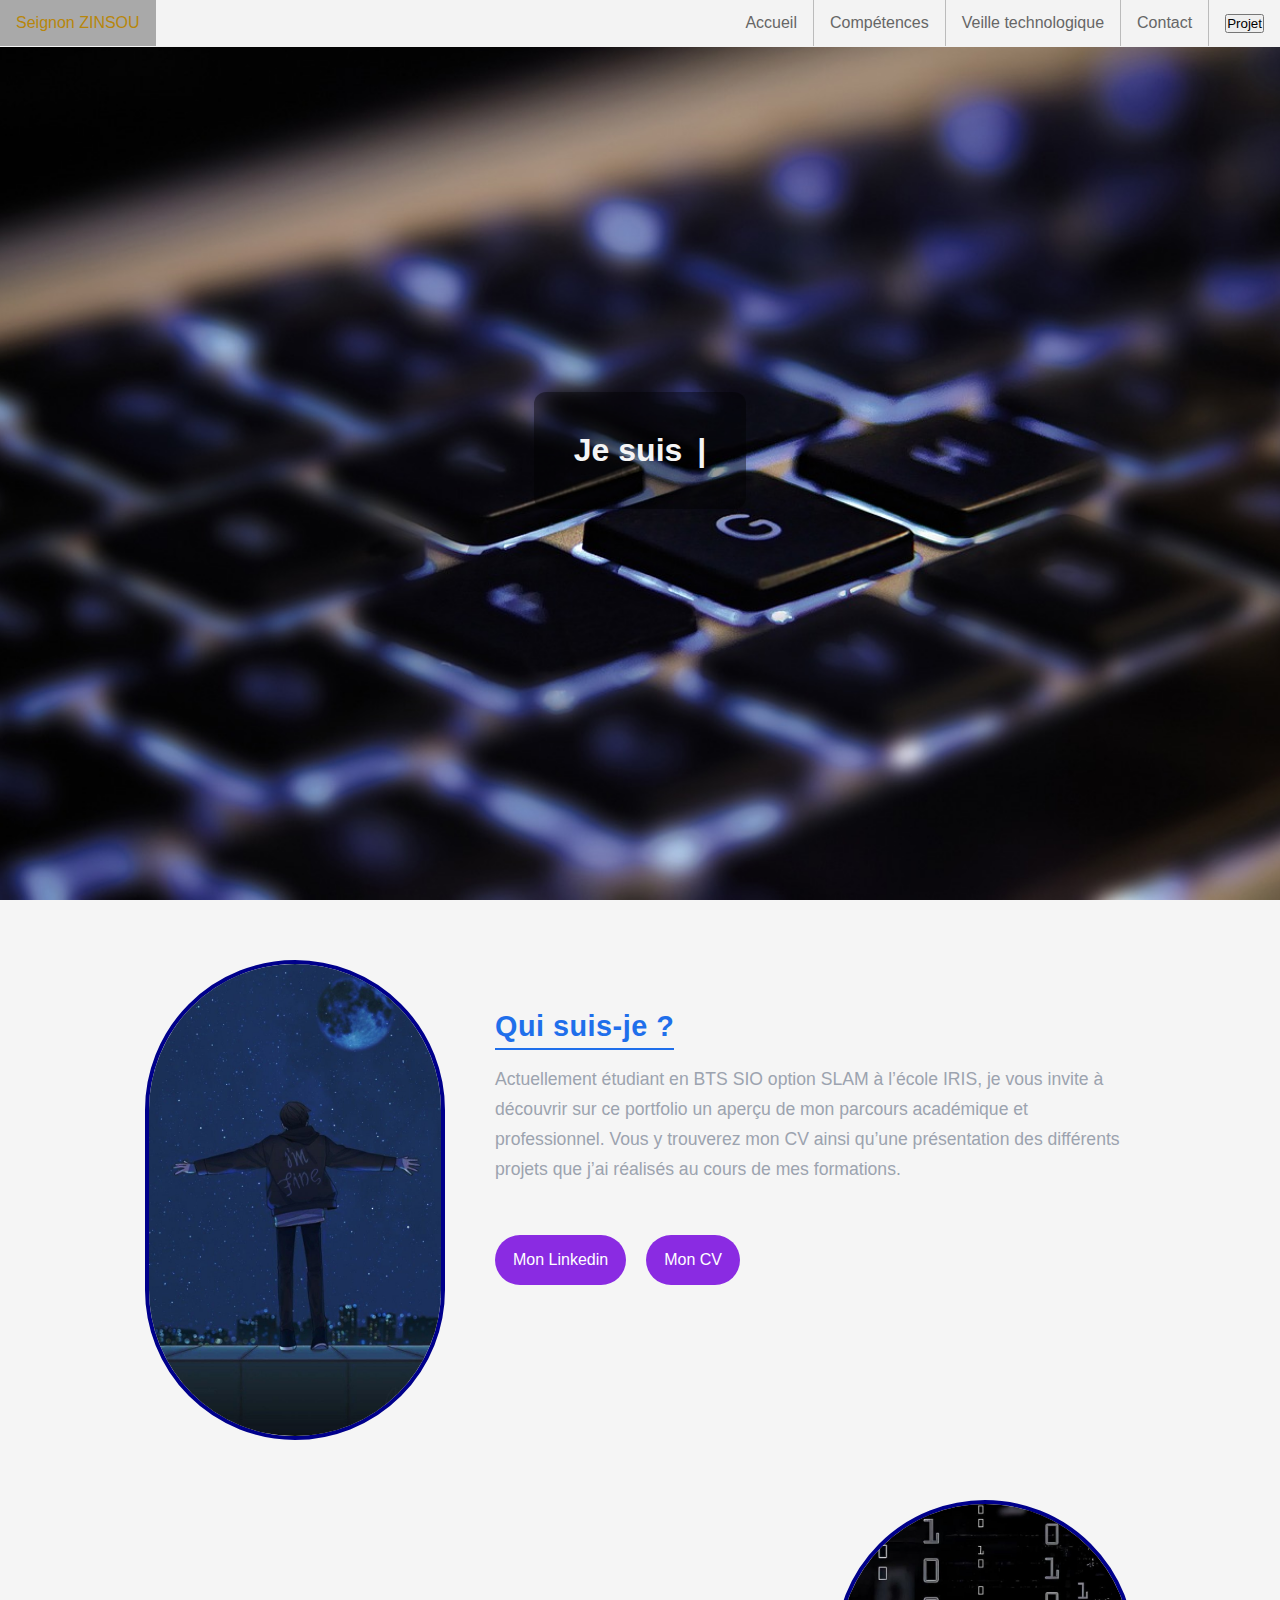
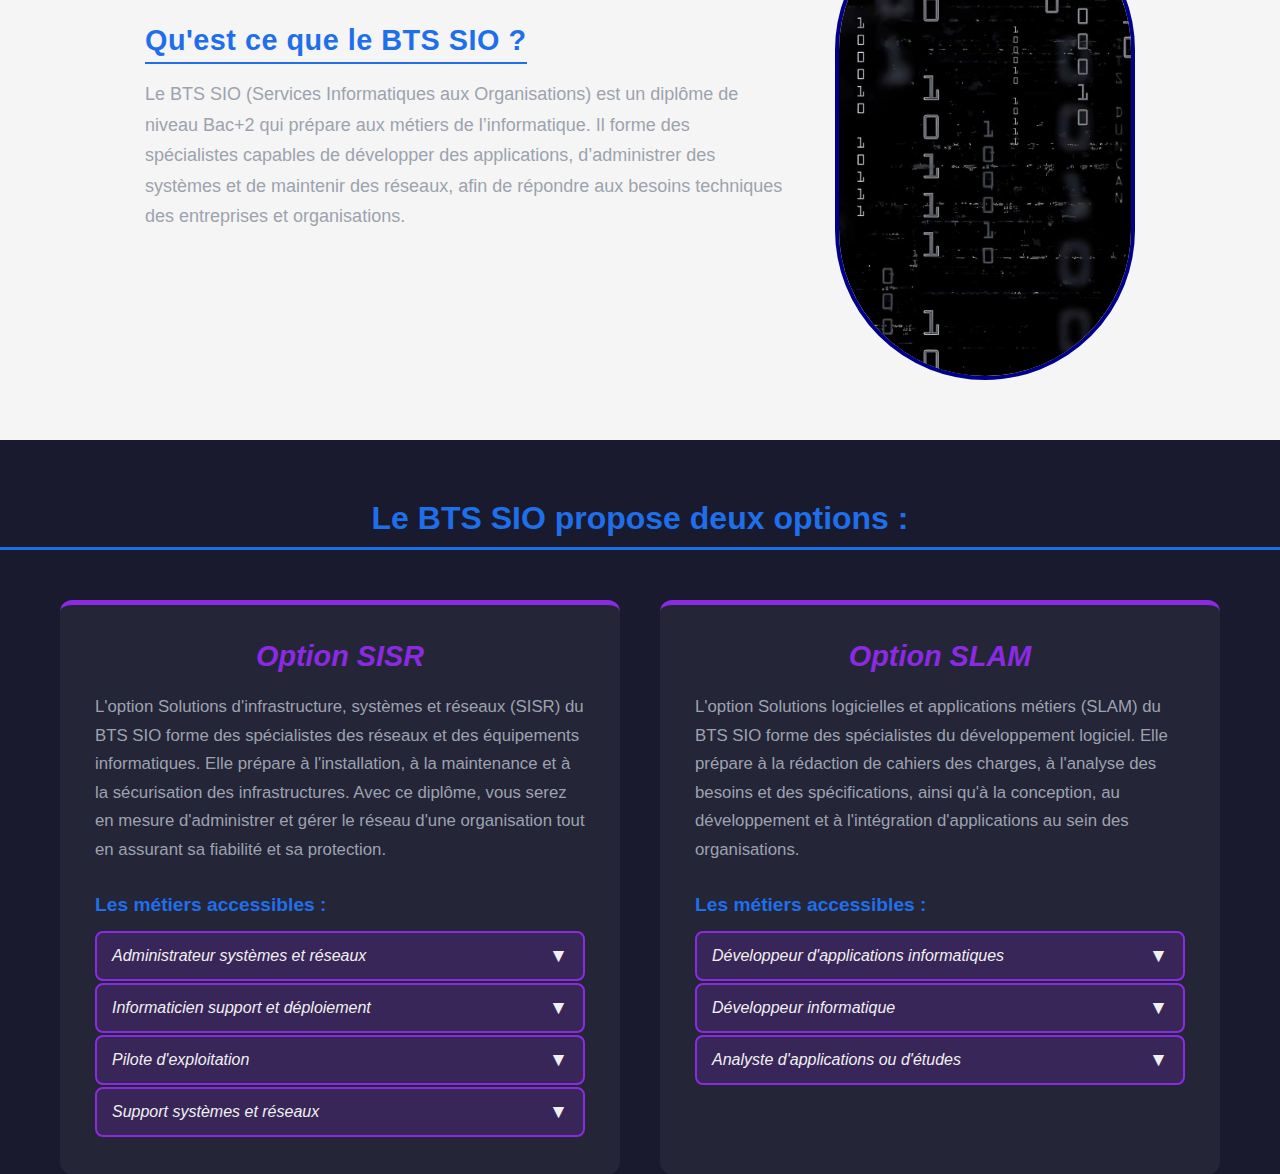
<file: index.html>
<!DOCTYPE html>
<html>
<head>
	<meta charset="utf-8">
	<meta name="viewport" content="width=device-width, initial-scale=1">
	<title>Portfolio | Seignon Z</title>
	<link rel="stylesheet" href="style.css">
	<script src="typing.js"></script>
</head>
<body class="index">
	<header class="Acceuil">
		<div>
			<a class="nom" href="">Seignon ZINSOU</a>
		</div>
		<nav class="menu">
			<a href="index.html">Accueil</a>
    		<a href="Competences.html">Compétences</a>
    		<a href="Veille_technologique.html">Veille technologique</a>
    		<a href="Contact.html">Contact</a>
    		<a href="projets.html"><button class="bouton">Projet</button></a>
		</nav>
	</header>

	<section class="intro">
	  <div class="overlay">
	    <h1 class="typing" id="typing"></h1>
	  </div>
	</section>

	<div class="presentation">
		<div class="ellipse-container">
			<img src="images/im_fine.jpg" alt="A propos">
		</div>

		<div class="about">
			<h3> Qui suis-je ?</h3>	
			<p>Actuellement étudiant en BTS SIO option SLAM à l’école IRIS, je vous invite à découvrir sur ce portfolio un aperçu de mon parcours académique et professionnel. Vous y trouverez mon CV ainsi qu’une présentation des différents projets que j’ai réalisés au cours de mes formations.</p>

			<div >
				<ul class="link">
					<li class="profil_l" ><a href="https://www.linkedin.com/in/seignon-zinsou-98aa5a32a">Mon Linkedin</a></li>
					<li><a href="">Mon CV</a></li>
				</ul>
			</div>
		</div>

	</div>


	<section>

		<div class="bts">
			<div class="about2">
				<h3>Qu'est ce que le BTS SIO ?</h3>	
				<p>Le BTS SIO (Services Informatiques aux Organisations) est un diplôme de niveau Bac+2 qui prépare aux métiers de l’informatique. Il forme des spécialistes capables de développer des applications, d’administrer des systèmes et de maintenir des réseaux, afin de répondre aux besoins techniques des entreprises et organisations.</p>
			</div>

			<div class="binaire">
				<img src="images/binaire.jpg" alt="A propos">
			</div>

		</div>

		<div class="option-separe">
			<h4 class="options-title">Le BTS SIO propose deux options :</h4>

			<div class="options-container">
			        <!-- Option SISR -->
			        <div class="option-card">
			            <h3 class="option-name">Option SISR</h3>
			            <p class="option-description">
			                L'option Solutions d'infrastructure, systèmes et réseaux (SISR) du BTS SIO forme des spécialistes des réseaux et des équipements informatiques. Elle prépare à l'installation, à la maintenance et à la sécurisation des infrastructures. Avec ce diplôme, vous serez en mesure d'administrer et gérer le réseau d'une organisation tout en assurant sa fiabilité et sa protection.
			            </p>

			            <h6 class="metiers-title">Les métiers accessibles :</h6>
			            <ul class="metiers-list">
			                <li class="metier-item">
			                    <button class="metier-button" onclick="toggleMetier(this)">
			                        <span>Administrateur systèmes et réseaux</span>
			                        <span class="arrow">▼</span>
			                    </button>
			                    <div class="metier-content">
			                        <p>L'administrateur systèmes et réseaux est responsable de la gestion, de la maintenance et de la sécurité des infrastructures informatiques. Il configure les serveurs, supervise les réseaux et assure leur bon fonctionnement au quotidien.</p>
			                    </div>
			                </li>
			                <li class="metier-item">
			                    <button class="metier-button" onclick="toggleMetier(this)">
			                        <span>Informaticien support et déploiement</span>
			                        <span class="arrow">▼</span>
			                    </button>
			                    <div class="metier-content">
			                        <p>Ce professionnel assure le support technique aux utilisateurs, installe et déploie les équipements informatiques dans l'entreprise. Il accompagne les collaborateurs dans l'utilisation des outils numériques.</p>
			                    </div>
			                </li>
			                <li class="metier-item">
			                    <button class="metier-button" onclick="toggleMetier(this)">
			                        <span>Pilote d'exploitation</span>
			                        <span class="arrow">▼</span>
			                    </button>
			                    <div class="metier-content">
			                        <p>Le pilote d'exploitation supervise les systèmes informatiques en production, surveille les incidents et coordonne les interventions techniques pour garantir la continuité de service.</p>
			                    </div>
			                </li>
			                <li class="metier-item">
			                    <button class="metier-button" onclick="toggleMetier(this)">
			                        <span>Support systèmes et réseaux</span>
			                        <span class="arrow">▼</span>
			                    </button>
			                    <div class="metier-content">
			                        <p>Le technicien support systèmes et réseaux assiste les utilisateurs en cas de problèmes techniques, diagnostique les pannes et met en place des solutions adaptées pour résoudre les dysfonctionnements.</p>
			                    </div>
			                </li>
			            </ul>
			        </div>

			        <!-- Option SLAM -->
			        <div class="option-card">
			            <h3 class="option-name">Option SLAM</h3>
			            <p class="option-description">
			                L'option Solutions logicielles et applications métiers (SLAM) du BTS SIO forme des spécialistes du développement logiciel. Elle prépare à la rédaction de cahiers des charges, à l'analyse des besoins et des spécifications, ainsi qu'à la conception, au développement et à l'intégration d'applications au sein des organisations.
			            </p>

			            <h6 class="metiers-title">Les métiers accessibles :</h6>
			            <ul class="metiers-list">
			                <li class="metier-item">
			                    <button class="metier-button" onclick="toggleMetier(this)">
			                        <span>Développeur d'applications informatiques</span>
			                        <span class="arrow">▼</span>
			                    </button>
			                    <div class="metier-content">
			                        <p>Le développeur d'applications conçoit, code et teste des logiciels adaptés aux besoins des utilisateurs. Il maîtrise plusieurs langages de programmation et travaille en équipe pour livrer des solutions fonctionnelles.</p>
			                    </div>
			                </li>
			                <li class="metier-item">
			                    <button class="metier-button" onclick="toggleMetier(this)">
			                        <span>Développeur informatique</span>
			                        <span class="arrow">▼</span>
			                    </button>
			                    <div class="metier-content">
			                        <p>Professionnel polyvalent du développement, il intervient sur différents projets logiciels, du web au mobile. Il analyse les besoins, développe les fonctionnalités et assure la maintenance des applications.</p>
			                    </div>
			                </li>
			                <li class="metier-item">
			                    <button class="metier-button" onclick="toggleMetier(this)">
			                        <span>Analyste d'applications ou d'études</span>
			                        <span class="arrow">▼</span>
			                    </button>
			                    <div class="metier-content">
			                        <p>L'analyste étudie les besoins métiers, rédige les spécifications techniques et propose des solutions logicielles adaptées. Il fait le lien entre les équipes métier et les développeurs.</p>
			                    </div>
			                </li>
			            </ul>
			        </div>
			    </div>
		</div>

	</section>


</body>
</html>
</file>
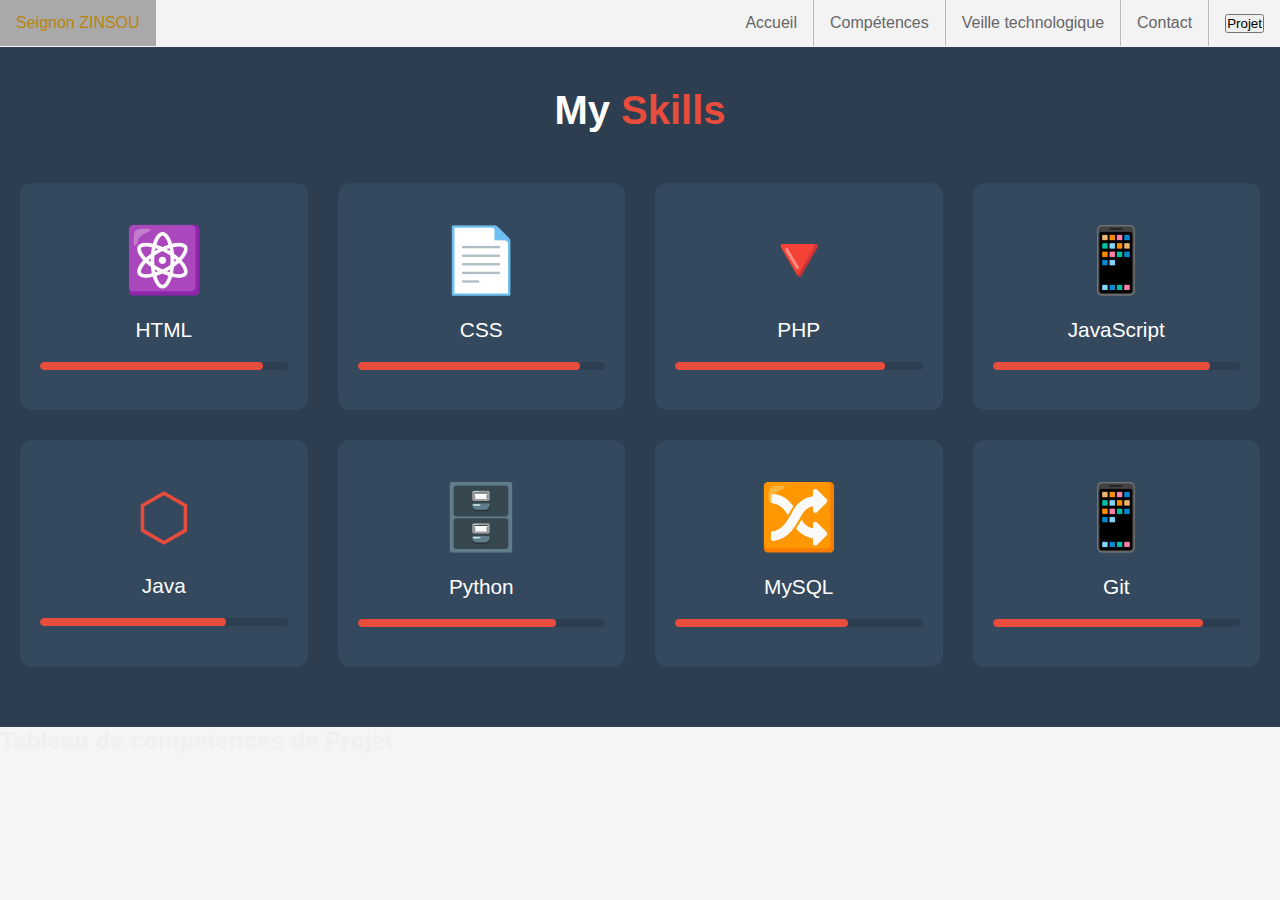
<file: Competences.html>
<!DOCTYPE html>
<html>
<head>
	<meta charset="utf-8">
	<meta name="viewport" content="width=device-width, initial-scale=1">
	<title>Portfolio | Seignon Z</title>
	<link rel="stylesheet" href="style.css">
</head>
<body>
    <header class="Acceuil">
        <div>
            <a class="nom" href="">Seignon ZINSOU</a>
        </div>
        <nav class="menu">
            <a href="index.html">Accueil</a>
            <a href="Competences.html">Compétences</a>
            <a href="Veille_technologique.html">Veille technologique</a>
            <a href="Contact.html">Contact</a>
            <a href="projets.html"><button class="bouton">Projet</button></a>
        </nav>
    </header> 
        
        <h2>My <span>Skills</span></h2>

	<section class="skills-section">
    <h2 class="skills-title">My <span>Skills</span></h2>
    
    <div class="skills-grid">
        <!-- Skill 1 - HTML -->
        <div class="skill-card">
            <div class="skill-icon">⚛️</div>
            <p class="skill-name">HTML</p>
            <div class="skill-progress">
                <div class="skill-bar html"></div>
            </div>
        </div>
        
        <!-- Skill 2 - CSS -->
        <div class="skill-card">
            <div class="skill-icon">📄</div>
            <p class="skill-name">CSS</p>
            <div class="skill-progress">
                <div class="skill-bar css"></div>
            </div>
        </div>
        
        <!-- Skill 3 - PHP -->
        <div class="skill-card">
            <div class="skill-icon">🔻</div>
            <p class="skill-name">PHP</p>
            <div class="skill-progress">
                <div class="skill-bar php"></div>
            </div>
        </div>
        
        <!-- Skill 4 - JavaScript -->
        <div class="skill-card">
            <div class="skill-icon">📱</div>
            <p class="skill-name">JavaScript</p>
            <div class="skill-progress">
                <div class="skill-bar javascript"></div>
            </div>
        </div>
        
        <!-- Skill 5 - Java -->
        <div class="skill-card">
            <div class="skill-icon">⬡</div>
            <p class="skill-name">Java</p>
            <div class="skill-progress">
                <div class="skill-bar java"></div>
            </div>
        </div>
        
        <!-- Skill 6 - Python -->
        <div class="skill-card">
            <div class="skill-icon">🗄️</div>
            <p class="skill-name">Python</p>
            <div class="skill-progress">
                <div class="skill-bar python"></div>
            </div>
        </div>
        
        <!-- Skill 7 - MySQL -->
        <div class="skill-card">
            <div class="skill-icon">🔀</div>
            <p class="skill-name">MySQL</p>
            <div class="skill-progress">
                <div class="skill-bar mysql"></div>
            </div>
        </div>
        
        <!-- Skill 8 - Git -->
        <div class="skill-card">
            <div class="skill-icon">📱</div>
            <p class="skill-name">Git</p>
            <div class="skill-progress">
                <div class="skill-bar git"></div>
            </div>
        </div>
    </div>
</section>
    <div>
        <h2>Tableau de competences de Projet</h2>

    </div>
    
</body>
</html>
</file>
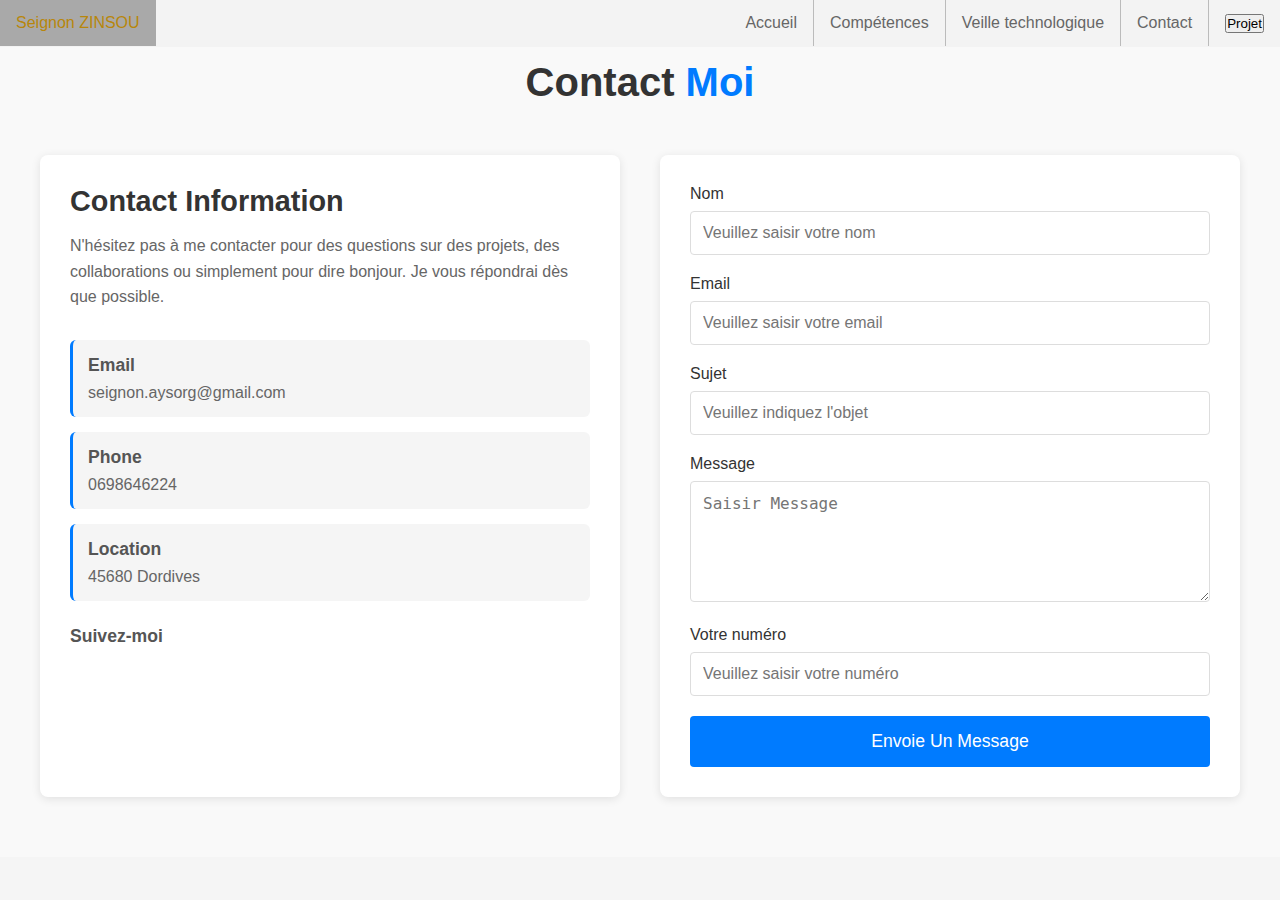
<file: Contact.html>
<!DOCTYPE html>
<html>
<head>
	<meta charset="utf-8">
	<meta name="viewport" content="width=device-width, initial-scale=1">
	<title>Portfolio | Seignon Z</title>
	<link rel="stylesheet" href="style.css">
</head>
<body>
	<header class="Acceuil">
		<div>
			<a class="nom" href="">Seignon ZINSOU</a>
		</div>
		<nav class="menu">
			<a href="index.html">Accueil</a>
    		<a href="Competences.html">Compétences</a>
    		<a href="Veille_technologique.html">Veille technologique</a>
    		<a href="Contact.html">Contact</a>
    		<a href="projets.html"><button class="bouton">Projet</button></a>
		</nav>
	</header>
	<section class="contact-section">
    <div class="contact-container">
        <h2 class="contact-title">Contact <span>Moi</span></h2> 
        <div class="contact-grid">
            <div class="contact-info">
                <h3 class="contact-info-title">Contact Information</h3>
                <p class="contact-info-description">
                    N'hésitez pas à me contacter pour des questions sur des projets, des collaborations ou simplement pour dire bonjour. Je vous répondrai dès que possible.
                </p>
                
                <div class="contact-list">
                    <div class="contact-item">
                        <h4>Email</h4>
                        <p>seignon.aysorg@gmail.com</p>
                    </div>
                    
                    <div class="contact-item">
                        <h4>Phone</h4>
                        <p>0698646224</p>
                    </div>
                    
                    <div class="contact-item">
                        <h4>Location</h4>
                        <p>45680 Dordives</p>
                    </div>
                </div>
                
                <div class="social-section">
                    <h4>Suivez-moi</h4>
                </div>
            </div>
            
            <div>
                <form class="contact-form">
                    <div class="form-group">
                        <label class="form-label">Nom</label>
                        <input class="form-input" type="text" name="name" placeholder="Veuillez saisir votre nom">
                    </div>
                    
                    <div class="form-group">
                        <label class="form-label">Email</label>
                        <input class="form-input" type="email" name="email" placeholder="Veuillez saisir votre email">
                    </div>
                    
                    <div class="form-group">
                        <label class="form-label">Sujet</label>
                        <input class="form-input" type="text" name="subject" placeholder="Veuillez indiquez l'objet">
                    </div>
                    
                    <div class="form-group">
                        <label class="form-label">Message</label>
                        <textarea class="form-textarea" rows="5" placeholder="Saisir Message"></textarea>
                    </div>
                    
                    <div class="form-group">
                        <label class="form-label">Votre numéro</label>
                        <input class="form-input" type="text" name="phone" placeholder="Veuillez saisir votre numéro">
                    </div>
                    
                    <button class="btn-submit" type="submit">
                        Envoie Un Message
                    </button>
                </form>
            </div>
        </div>
    </div>
</section>
	<!--
	<center>
		<table>
			<tr>
				<td>Votre Nom</td>
				<td>
					<input type="texte" name="Nom" placeholder="veuillez saisir votre nom !">
				</td>
			</tr>
		 	
		 	<tr>
		 		<td>Votre prénom</td>
		 		<td>
		 			<input type="texte" name="prenom" placeholder="veuillez saisir votre prenom">
		 		</td>
		 	</tr>

		 	<tr>
		 		<td>Votre contact</td>
		 		<td>
		 			<input type="texte" name="numero" placeholder="veuillez saisir votre numero">
		 		</td>
		 	</tr>

		 	<tr>
		 		<td>Votre message</td>
		 		<td>
		 			<input type="textearea" name="message" placeholder="Zone de texte">
		 		</td>
		 	</tr>

		 	<tr>
		 		<td>
		 			<input type="reset" name="annuler" value="Annuler">
		 		</td>
		 		<td>
		 			<input type="submit" name="valider" value="Valider">
		 		</td>
		 	</tr>
	 	</table>
 	</center>
 	-->

</body>
</html>
</file>
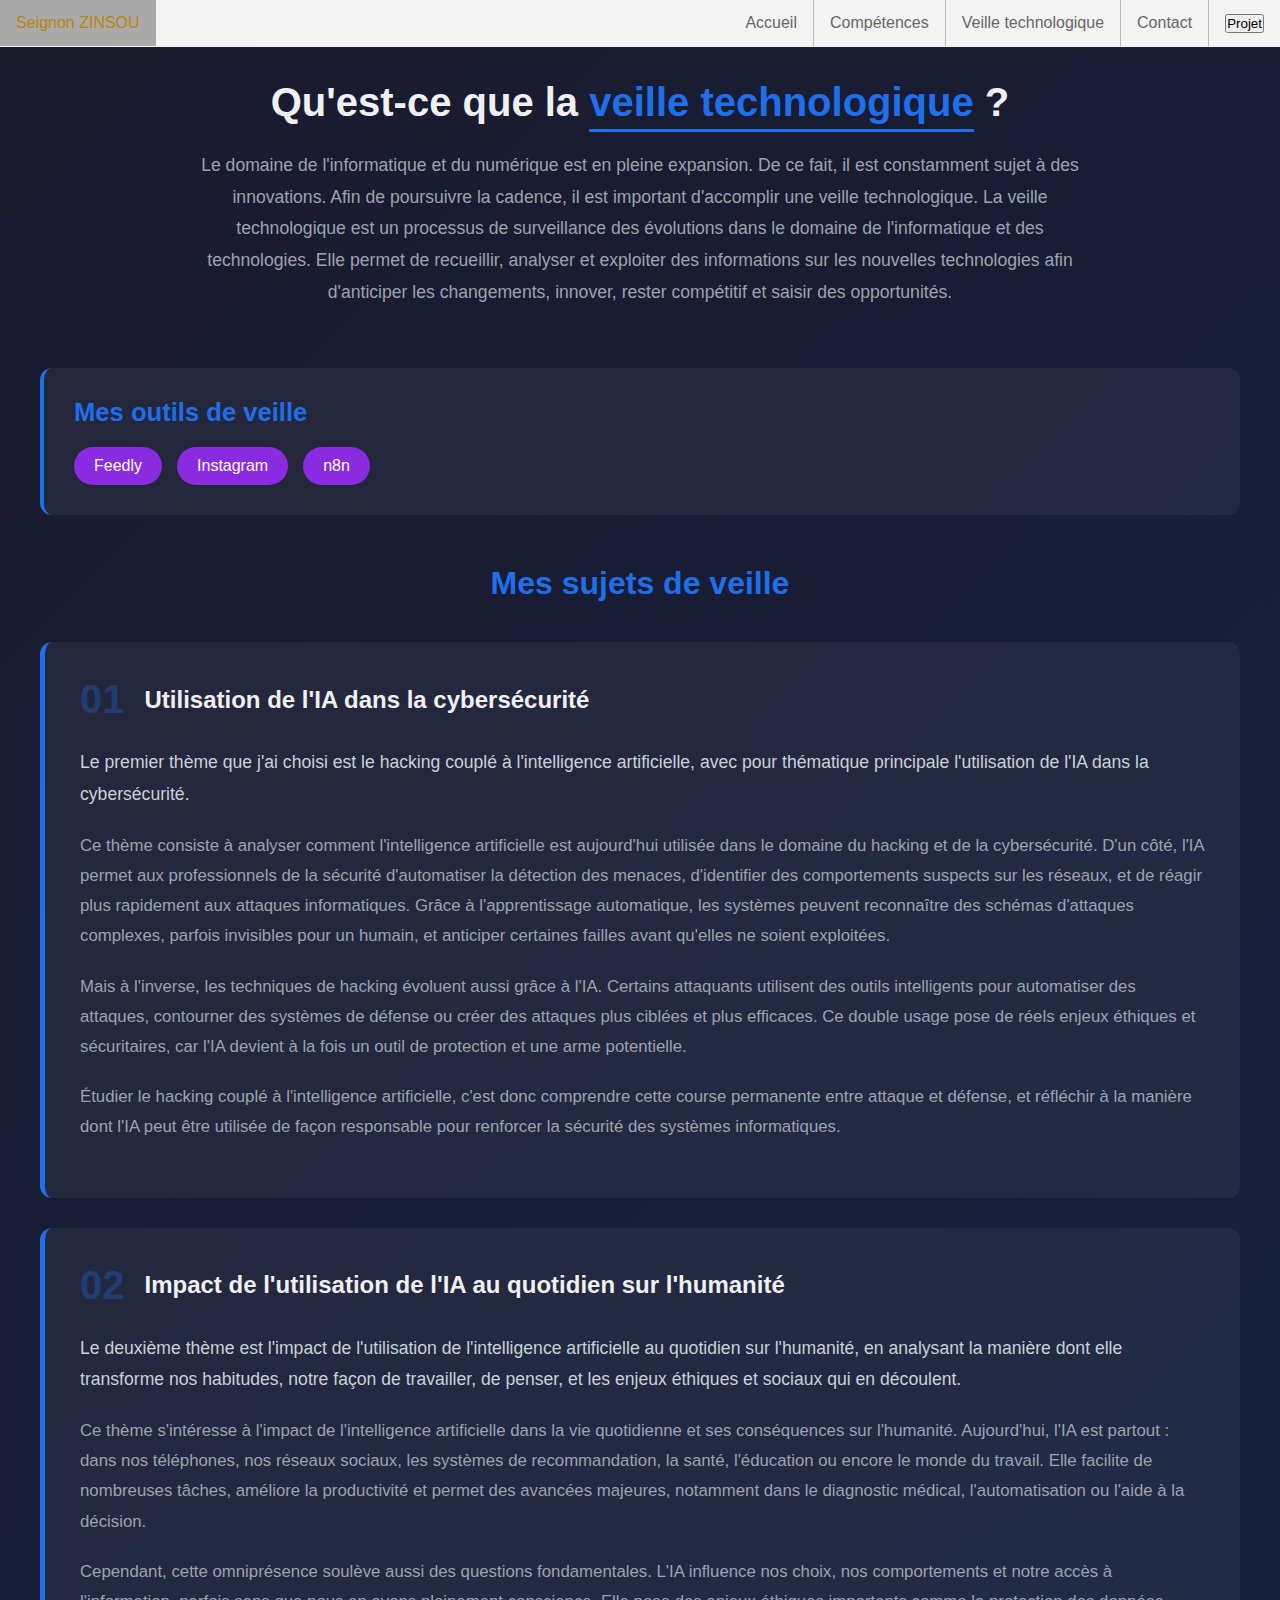
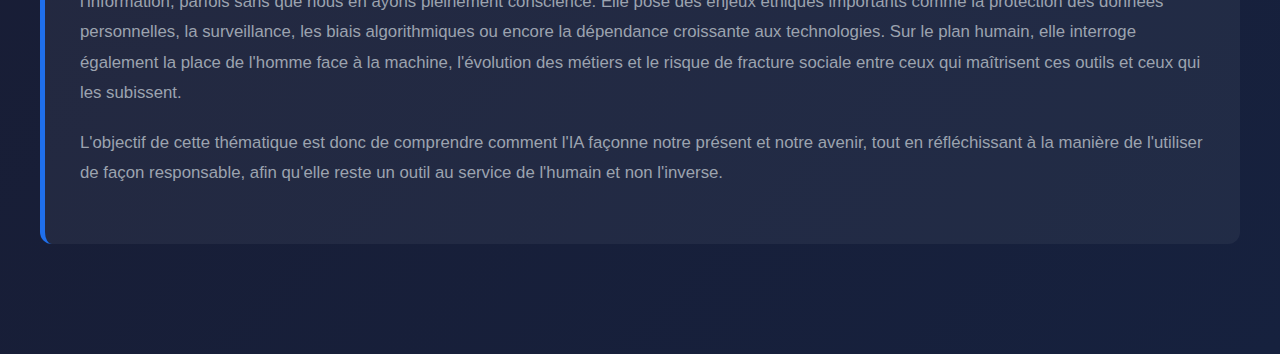
<file: Veille_technologique.html>
<!DOCTYPE html>
<html>
<head>
	<meta charset="utf-8">
	<meta name="viewport" content="width=device-width, initial-scale=1">
	<title>Portfolio | Seignon Z</title>
	<link rel="stylesheet" href="style.css">
</head>
<body>
    <header class="Acceuil">
        <div>
            <a class="nom" href="">Seignon ZINSOU</a>
        </div>
        <nav class="menu">
            <a href="index.html">Accueil</a>
            <a href="Competences.html">Compétences</a>
            <a href="Veille_technologique.html">Veille technologique</a>
            <a href="Contact.html">Contact</a>
            <a href="projets.html"><button class="bouton">Projet</button></a>
        </nav>
    </header> 

	<section class="veille-section">
		    <div class="veille-container">
		        <!-- Introduction -->
		        <div class="veille-intro">
		            <h2 class="veille-title">Qu'est-ce que la <span>veille technologique</span> ?</h2>
		            <p class="veille-description">
		                Le domaine de l'informatique et du numérique est en pleine expansion. De ce fait, il est constamment sujet à des innovations. Afin de poursuivre la cadence, il est important d'accomplir une veille technologique. La veille technologique est un processus de surveillance des évolutions dans le domaine de l'informatique et des technologies. Elle permet de recueillir, analyser et exploiter des informations sur les nouvelles technologies afin d'anticiper les changements, innover, rester compétitif et saisir des opportunités.
		            </p>
		        </div>

		        <!-- Outils de veille -->
		        <div class="veille-tools">
		            <h3 class="section-subtitle">Mes outils de veille</h3>
		            <div class="tools-list">
		                <span class="tool-badge">Feedly</span>
		                <span class="tool-badge">Instagram</span>
		                <span class="tool-badge">n8n</span>
		            </div>
		        </div>

		        <!-- Sujets de veille -->
		        <div class="veille-topics">
		            <h3 class="section-subtitle">Mes sujets de veille</h3>

		            <!-- Sujet 1 : IA et Cybersécurité -->
		            <div class="topic-card">
		                <div class="topic-header">
		                    <span class="topic-number">01</span>
		                    <h4 class="topic-title">Utilisation de l'IA dans la cybersécurité</h4>
		                </div>
		                <div class="topic-content">
		                    <p class="topic-intro">
		                        Le premier thème que j'ai choisi est le hacking couplé à l'intelligence artificielle, avec pour thématique principale l'utilisation de l'IA dans la cybersécurité.
		                    </p>
		                    <p>
		                        Ce thème consiste à analyser comment l'intelligence artificielle est aujourd'hui utilisée dans le domaine du hacking et de la cybersécurité. D'un côté, l'IA permet aux professionnels de la sécurité d'automatiser la détection des menaces, d'identifier des comportements suspects sur les réseaux, et de réagir plus rapidement aux attaques informatiques. Grâce à l'apprentissage automatique, les systèmes peuvent reconnaître des schémas d'attaques complexes, parfois invisibles pour un humain, et anticiper certaines failles avant qu'elles ne soient exploitées.
		                    </p>
		                    <p>
		                        Mais à l'inverse, les techniques de hacking évoluent aussi grâce à l'IA. Certains attaquants utilisent des outils intelligents pour automatiser des attaques, contourner des systèmes de défense ou créer des attaques plus ciblées et plus efficaces. Ce double usage pose de réels enjeux éthiques et sécuritaires, car l'IA devient à la fois un outil de protection et une arme potentielle.
		                    </p>
		                    <p>
		                        Étudier le hacking couplé à l'intelligence artificielle, c'est donc comprendre cette course permanente entre attaque et défense, et réfléchir à la manière dont l'IA peut être utilisée de façon responsable pour renforcer la sécurité des systèmes informatiques.
		                    </p>
		                </div>
		            </div>

		            <!-- Sujet 2 : Impact de l'IA -->
		            <div class="topic-card">
		                <div class="topic-header">
		                    <span class="topic-number">02</span>
		                    <h4 class="topic-title">Impact de l'utilisation de l'IA au quotidien sur l'humanité</h4>
		                </div>
		                <div class="topic-content">
		                    <p class="topic-intro">
		                        Le deuxième thème est l'impact de l'utilisation de l'intelligence artificielle au quotidien sur l'humanité, en analysant la manière dont elle transforme nos habitudes, notre façon de travailler, de penser, et les enjeux éthiques et sociaux qui en découlent.
		                    </p>
		                    <p>
		                        Ce thème s'intéresse à l'impact de l'intelligence artificielle dans la vie quotidienne et ses conséquences sur l'humanité. Aujourd'hui, l'IA est partout : dans nos téléphones, nos réseaux sociaux, les systèmes de recommandation, la santé, l'éducation ou encore le monde du travail. Elle facilite de nombreuses tâches, améliore la productivité et permet des avancées majeures, notamment dans le diagnostic médical, l'automatisation ou l'aide à la décision.
		                    </p>
		                    <p>
		                        Cependant, cette omniprésence soulève aussi des questions fondamentales. L'IA influence nos choix, nos comportements et notre accès à l'information, parfois sans que nous en ayons pleinement conscience. Elle pose des enjeux éthiques importants comme la protection des données personnelles, la surveillance, les biais algorithmiques ou encore la dépendance croissante aux technologies. Sur le plan humain, elle interroge également la place de l'homme face à la machine, l'évolution des métiers et le risque de fracture sociale entre ceux qui maîtrisent ces outils et ceux qui les subissent.
		                    </p>
		                    <p>
		                        L'objectif de cette thématique est donc de comprendre comment l'IA façonne notre présent et notre avenir, tout en réfléchissant à la manière de l'utiliser de façon responsable, afin qu'elle reste un outil au service de l'humain et non l'inverse.
		                    </p>
		                </div>
		            </div>
		        </div>
		    </div>
		</section>	
 	
</body>
</html>
</file>
<file: style.css>
/* Barre de navigation */
	.Acceuil {
		list-style-type: none;
		margin: 0;
		padding: 0;
		overflow: hidden;
		background-color: #f3f3f3;
		position: fixed;
  		top: 0;
 		width: 100%;
 		z-index: 1000;     /* très haut pour passer au-dessus */
	}

	nav a {
		float: left;
		display: block;
		padding: 14px 16px; /* Ajoutez un peu de rembourrage entre chaque élément <a>*/
		text-decoration: none; /*Supprime le sous-texte des liens*/
		color: #666666;
	  	text-align: center;
	  	border-right: 1px solid #bbbbbb;

	}

	nav a:hover {
		background-color: #dddddd;
	}

	nav a.active {
  		background-color: #04AA6D;
	}

	nav a:last-child {
  		border-right: none;
	}

	.menu {
		float: right;
		margin-left: auto;
	}

	div a.nom {
    	text-decoration: none;
    	padding: 14px 16px;
    	float: left;
    	color: blueviolet;
	}


	.nom:hover{
		background-color: darkgray;
		color: darkgoldenrod;
	}


	/*body page 1*/
	.intro {
		background-image: url("images/tec.jpg");
		background-size: cover;       /* L’image couvre tout l’écran */
		background-position: center;  /* Centrée */
		background-repeat: no-repeat; /* Pas de répétition */
		height: 100vh;                /* Hauteur = 100% de la fenêtre */
	  
		display: flex;
		justify-content: center;
		align-items: center;
		padding: 60px;
		color: #f5f5f5;
		min-height: 100vh;     /* hauteur écran */
 		align-items: center;      /* centre verticalement */
  		text-align: center;       /* centre le texte */
	}


	.overlay {
		background: rgba(0,0,0,0.4); /* voile sombre pour contraste */
		padding: 40px;
		border-radius: 12px;
	}

	/*saisis de texte */ 
	.typing::after {
		content: "|";
		margin-left: 6px;
		animation: blink 1s infinite;
	}

	@keyframes blink {
		0%, 50%, 100% { opacity: 1; }
		25%, 75% { opacity: 0; }
	}

	.highlight {
		color: #38bdf8;
	}

	.typing {
		transition: opacity 0.8s;
	}


		/* Section Présentation */
.presentation {
  display: flex;
  align-items: flex-start;
  justify-content: center;
  gap: 50px;
  margin: 60px auto;
  max-width: 1100px;
  padding: 0 20px;
}

/* Container de l'image */
.ellipse-container {
  width: 300px;
  height: 480px;
  overflow: hidden;
  border: 4px solid darkblue;
  border-radius: 150px; /* Simplifié ! */
  flex-shrink: 0;
  /* Animation flottante */
  animation: float 4s ease-in-out infinite;
}

.ellipse-container img {
  width: 100%;
  height: 100%;
  object-fit: cover;
}

/* Animation flottante */
@keyframes float {
  0%, 100% { 
    transform: translateY(0); 
  }
  50% { 
    transform: translateY(-20px); 
  }
}

/* Section About (texte) */
.about {
  max-width: 640px;
  color: #f0f0f0;
  font-family: 'Montserrat', sans-serif;
  margin-top: 50px;
}

/* Titre h3 */
.about h3 {
  font-size: 1.8rem;
  font-weight: 600;
  margin-bottom: 15px;
  color: #1f6feb; /* Bleu accent */
  border-bottom: 2px solid #1f6feb;
  display: inline-block;
  padding-bottom: 5px;
  letter-spacing: 0.5px;
}

/* Paragraphe */
.about p {
  font-size: 1.1rem;
  line-height: 1.7;
  color: #9ca3af; /* Gris clair */
  margin-bottom: 1.5rem;
}

/* Liste de liens */
.link {
  list-style-type: none;
  padding: 0;
  display: flex;
  gap: 20px;
  margin-top: 50px;
}

.link li {
  margin: 0;
}

.link a {
  display: inline-block;
  text-decoration: none;
  padding: 16px 18px;
  background-color: blueviolet; /* Garde ta couleur */
  color: white;
  border-radius: 150px; /* Simplifié ! */
  transition: all 0.3s ease;
}

.link a:hover {
  background-color: #7b2cbf; /* Violet plus foncé au survol */
  transform: translateY(-2px);
  box-shadow: 0 4px 10px rgba(138, 43, 226, 0.4);
}

/* Responsive - Tablette */
@media (max-width: 968px) {
  .presentation {
    flex-direction: column;
    align-items: center;
    text-align: center;
    gap: 40px;
  }
  
  .ellipse-container {
    margin: 0;
  }
  
  .about {
    margin-top: 0;
  }
  
  .link {
    justify-content: center;
  }
}

/* Responsive - Mobile */
@media (max-width: 576px) {
  .ellipse-container {
    width: 250px;
    height: 400px;
    border-radius: 125px;
  }
  
  .about h3 {
    font-size: 1.5rem;
  }
  
  .about p {
    font-size: 1rem;
  }
  
  .link {
    flex-direction: column;
    gap: 15px;
  }
  
  .link a {
    width: 100%;
  }
}
/* Section BTS */
.bts {
  display: flex;
  align-items: center; /* Centré verticalement ! */
  justify-content: center;
  gap: 50px;
  margin: 60px auto;
  max-width: 1100px;
  padding: 0 20px;
}

/* Container de l'image binaire */
.binaire {
  width: 300px;
  height: 480px;
  overflow: hidden;
  border: 4px solid darkblue;
  border-radius: 150px; /* Simplifié ! */
  flex-shrink: 0;
  /* Animation flottante */
  animation: float 4s ease-in-out infinite;
}

.binaire img {
  width: 100%;
  height: 100%;
  object-fit: cover;
}

/* Animation flottante (réutilise celle d'avant) */
@keyframes float {
  0%, 100% { 
    transform: translateY(0); 
  }
  50% { 
    transform: translateY(-20px); 
  }
}

/* Section About2 (texte) */
.about2 {
  max-width: 640px;
  color: #f0f0f0;
  font-family: 'Montserrat', sans-serif;
}

/* Titre h3 */
.about2 h3 {
  font-size: 1.8rem;
  font-weight: 600;
  margin-bottom: 15px;
  color: #1f6feb;
  border-bottom: 2px solid #1f6feb;
  display: inline-block;
  padding-bottom: 5px;
  letter-spacing: 0.5px;
}

/* Paragraphe */
.about2 p {
  font-size: 1.125rem;
  line-height: 1.7;
  color: #9ca3af;
  margin-bottom: 1.5rem;
}

/* Responsive - Tablette */
@media (max-width: 968px) {
  .bts {
    flex-direction: column-reverse; /* Texte en haut, image en bas */
    align-items: center;
    text-align: center;
    gap: 40px;
  }
}

/* Responsive - Mobile */
@media (max-width: 576px) {
  .binaire {
    width: 250px;
    height: 400px;
    border-radius: 125px;
  }
  
  .about2 h3 {
    font-size: 1.5rem;
  }
  
  .about2 p {
    font-size: 1rem;
  }
}

* {
            margin: 0;
            padding: 0;
            box-sizing: border-box;
        }

        body {
            font-family: 'Montserrat', sans-serif;
            background-color: 	#f5f5f5;
            color: #f0f0f0;
        }

        /* Titre principal des options */
        .option-separe{
        	background-color: #1a1a2e;
        }
        .options-title {
            text-align: center;
            font-size: 2rem;
            color: #1f6feb;
            margin: 60px 0 50px 0;
            padding-bottom: 10px;
            border-bottom: 3px solid #1f6feb;
            display: inline-block;
            width: 100%;
        }

        /* Container des deux options */
        .options-container {
            display: grid;
            grid-template-columns: 1fr 1fr;
            gap: 40px;
            max-width: 1200px;
            margin: 0 auto;
            padding: 0 20px;
        }

        /* Carte d'option */
        .option-card {
            background-color: rgba(255, 255, 255, 0.05);
            border-radius: 12px;
            padding: 35px;
            border-top: 5px solid blueviolet;
            transition: transform 0.3s, box-shadow 0.3s;
        }

        .option-card:hover {
            transform: translateY(-5px);
            box-shadow: 0 10px 30px rgba(138, 43, 226, 0.3);
        }

        /* Titre de l'option */
        .option-name {
            font-size: 1.8rem;
            color: blueviolet;
            margin-bottom: 20px;
            font-style: italic;
            text-align: center;
        }

        /* Description de l'option */
        .option-description {
            font-size: 1.05rem;
            line-height: 1.7;
            color: #9ca3af;
            margin-bottom: 30px;
        }

        /* Sous-titre métiers */
        .metiers-title {
            font-size: 1.2rem;
            color: #1f6feb;
            margin-bottom: 15px;
            font-weight: 600;
        }

        /* Liste des métiers */
        .metiers-list {
            list-style: none;
        }

        .metier-item {
            margin-bottom: 10px;
        }

        /* Bouton accordéon pour chaque métier */
        .metier-button {
            width: 100%;
            background-color: rgba(138, 43, 226, 0.2);
            border: 2px solid blueviolet;
            color: #f0f0f0;
            padding: 12px 15px;
            text-align: left;
            cursor: pointer;
            border-radius: 8px;
            font-size: 1rem;
            font-style: italic;
            transition: all 0.3s;
            display: flex;
            justify-content: space-between;
            align-items: center;
        }

        .metier-button:hover {
            background-color: rgba(138, 43, 226, 0.4);
        }

        .metier-button.active {
            background-color: blueviolet;
            color: white;
        }

        /* Icône flèche */
        .arrow {
            transition: transform 0.3s;
            font-size: 1.2rem;
        }

        .metier-button.active .arrow {
            transform: rotate(180deg);
        }

        /* Contenu caché du métier */
        .metier-content {
            max-height: 0;
            overflow: hidden;
            transition: max-height 0.3s ease;
            background-color: rgba(255, 255, 255, 0.03);
            border-radius: 0 0 8px 8px;
            margin-top: -8px;
        }

        .metier-content.active {
            max-height: 300px;
            padding: 15px;
            border: 2px solid blueviolet;
            border-top: none;
        }

        .metier-content p {
            color: #c9d1d9;
            line-height: 1.6;
            font-size: 0.95rem;
        }

        /* Responsive */
        @media (max-width: 968px) {
            .options-container {
                grid-template-columns: 1fr;
            }
        }

        @media (max-width: 576px) {
            .options-title {
                font-size: 1.5rem;
            }

            .option-name {
                font-size: 1.5rem;
            }

            .option-card {
                padding: 25px 20px;
            }
        }


	/*Page compétence*/
	/* Section Skills */
.skills-section {
  padding: 60px 20px;
  background-color: #2c3e50; /* Fond sombre comme l'image */
  text-align: center;
}

/* Titre principal */
.skills-title {
  font-size: 2.5rem;
  color: white;
  margin-bottom: 50px;
}

.skills-title span {
  color: #e74c3c; /* Couleur rouge pour "Skills" */
}

/* Grille des cartes */
.skills-grid {
  display: grid;
  grid-template-columns: repeat(4, 1fr); /* 4 colonnes */
  gap: 30px;
  max-width: 1400px;
  margin: 0 auto;
}

/* Carte individuelle */
.skill-card {
  background-color: #34495e; /* Fond gris foncé */
  padding: 40px 20px;
  border-radius: 12px;
  transition: transform 0.3s;
}

.skill-card:hover {
  transform: translateY(-5px); /* Effet au survol */
}

/* Icône */
.skill-icon {
  font-size: 4rem;
  color: #e74c3c; /* Couleur rouge pour les icônes */
  margin-bottom: 20px;
}

/* Nom de la compétence */
.skill-name {
  font-size: 1.3rem;
  color: white;
  margin-bottom: 20px;
  font-weight: 500;
}

/* Barre de progression - Container */
.skill-progress {
  width: 100%;
  height: 8px;
  background-color: #2c3e50;
  border-radius: 10px;
  overflow: hidden;
  margin-top: 15px;
}

/* Barre de progression - Remplissage */
.skill-bar {
  height: 100%;
  background-color: #e74c3c; /* Couleur rouge */
  border-radius: 10px;
  transition: width 1s ease;
}

/* Largeurs spécifiques pour chaque compétence */
.skill-bar.html { width: 90%; }
.skill-bar.css { width: 90%; }
.skill-bar.php { width: 85%; }
.skill-bar.javascript { width: 88%; }
.skill-bar.java { width: 75%; }
.skill-bar.python { width: 80%; }
.skill-bar.mysql { width: 70%; }
.skill-bar.git { width: 85%; }

/* Responsive */
@media (max-width: 1200px) {
  .skills-grid {
    grid-template-columns: repeat(3, 1fr); /* 3 colonnes sur tablettes */
  }
}

@media (max-width: 768px) {
  .skills-grid {
    grid-template-columns: repeat(2, 1fr); /* 2 colonnes sur mobile */
  }
  
  .skills-title {
    font-size: 2rem;
  }
}

@media (max-width: 480px) {
  .skills-grid {
    grid-template-columns: 1fr; /* 1 colonne sur petit mobile */
  }
}


/*page compétences*/

/* Section principale */
.contact-section {
  padding: 60px 20px;
  background-color: #f9f9f9;
}

.contact-container {
  max-width: 1200px;
  margin: 0 auto;
}

/* Titre */
.contact-title {
  font-size: 2.5rem;
  text-align: center;
  margin-bottom: 50px;
  color: #333;
}

.contact-title span {
  color: #007bff;
}

/* Grille principale */
.contact-grid {
  display: grid;
  grid-template-columns: 1fr 1fr;
  gap: 40px;
}

/* Carte d'informations */
.contact-info {
  background: white;
  padding: 30px;
  border-radius: 8px;
  box-shadow: 0 2px 10px rgba(0,0,0,0.1);
}

.contact-info-title {
  font-size: 1.8rem;
  margin-bottom: 15px;
  color: #333;
}

.contact-info-description {
  color: #666;
  line-height: 1.6;
}

/* Liste des contacts */
.contact-list {
  display: grid;
  gap: 15px;
  margin-top: 30px;
}

.contact-item {
  padding: 15px;
  background: #f5f5f5;
  border-radius: 6px;
  border-left: 3px solid #007bff;
}

.contact-item h4 {
  font-size: 1.1rem;
  margin-bottom: 8px;
  color: #555;
}

.contact-item p {
  color: #666;
  margin: 0;
}

/* Réseaux sociaux */
.social-section {
  margin-top: 25px;
}

.social-section h4 {
  font-size: 1.1rem;
  color: #555;
}

/* Formulaire */
.contact-form {
  background: white;
  padding: 30px;
  border-radius: 8px;
  box-shadow: 0 2px 10px rgba(0,0,0,0.1);
}

.form-group {
  margin-bottom: 20px;
}

.form-label {
  display: block;
  margin-bottom: 8px;
  color: #333;
  font-weight: 500;
}

.form-input {
  width: 100%;
  padding: 12px;
  border: 1px solid #ddd;
  border-radius: 4px;
  font-size: 1rem;
  transition: border-color 0.3s;
}

.form-input:focus {
  outline: none;
  border-color: #007bff;
}

.form-textarea {
  width: 100%;
  padding: 12px;
  border: 1px solid #ddd;
  border-radius: 4px;
  font-size: 1rem;
  resize: vertical;
  transition: border-color 0.3s;
}

.form-textarea:focus {
  outline: none;
  border-color: #007bff;
}

.btn-submit {
  width: 100%;
  padding: 15px;
  background-color: #007bff;
  color: white;
  border: none;
  border-radius: 4px;
  font-size: 1.1rem;
  cursor: pointer;
  transition: background-color 0.3s;
}

.btn-submit:hover {
  background-color: #0056b3;
}

/* Responsive */
@media (max-width: 768px) {
  .contact-grid {
    grid-template-columns: 1fr;
  }
  
  .contact-title {
    font-size: 2rem;
  }
}


/* Section Veille Technologique */
.veille-section {
  padding: 80px 20px;
  background: linear-gradient(135deg, #1a1a2e 0%, #16213e 100%);
  font-family: 'Montserrat', sans-serif;
}

.veille-container {
  max-width: 1200px;
  margin: 0 auto;
}

/* Introduction */
.veille-intro {
  text-align: center;
  margin-bottom: 60px;
}

.veille-title {
  font-size: 2.5rem;
  color: #f0f0f0;
  margin-bottom: 25px;
}

.veille-title span {
  color: #1f6feb;
  border-bottom: 3px solid #1f6feb;
  padding-bottom: 5px;
}

.veille-description {
  font-size: 1.1rem;
  line-height: 1.8;
  color: #9ca3af;
  max-width: 900px;
  margin: 0 auto;
}

/* Outils de veille */
.veille-tools {
  background-color: rgba(255, 255, 255, 0.05);
  padding: 30px;
  border-radius: 12px;
  margin-bottom: 50px;
  border-left: 4px solid #1f6feb;
}

.section-subtitle {
  font-size: 1.6rem;
  color: #1f6feb;
  margin-bottom: 20px;
}

.tools-list {
  display: flex;
  gap: 15px;
  flex-wrap: wrap;
}

.tool-badge {
  background-color: blueviolet;
  color: white;
  padding: 10px 20px;
  border-radius: 25px;
  font-size: 1rem;
  font-weight: 500;
  transition: transform 0.3s, box-shadow 0.3s;
}

.tool-badge:hover {
  transform: translateY(-3px);
  box-shadow: 0 5px 15px rgba(138, 43, 226, 0.4);
}

/* Sujets de veille */
.veille-topics {
  margin-top: 50px;
}

.veille-topics > .section-subtitle {
  text-align: center;
  margin-bottom: 40px;
  font-size: 2rem;
}

/* Carte de sujet */
.topic-card {
  background-color: rgba(255, 255, 255, 0.05);
  border-radius: 12px;
  padding: 35px;
  margin-bottom: 30px;
  border-left: 5px solid #1f6feb;
  transition: transform 0.3s, box-shadow 0.3s;
}

.topic-card:hover {
  transform: translateX(5px);
  box-shadow: 0 10px 30px rgba(31, 111, 235, 0.2);
}

/* Header du sujet */
.topic-header {
  display: flex;
  align-items: center;
  gap: 20px;
  margin-bottom: 25px;
}

.topic-number {
  font-size: 2.5rem;
  font-weight: 700;
  color: #1f6feb;
  opacity: 0.3;
}

.topic-title {
  font-size: 1.5rem;
  color: #f0f0f0;
  font-weight: 600;
  margin: 0;
}

/* Contenu du sujet */
.topic-content p {
  font-size: 1.05rem;
  line-height: 1.8;
  color: #9ca3af;
  margin-bottom: 20px;
}

.topic-intro {
  color: #c9d1d9 !important;
  font-weight: 500;
  font-size: 1.1rem !important;
}

/* Responsive - Tablette */
@media (max-width: 768px) {
  .veille-title {
    font-size: 2rem;
  }
  
  .topic-header {
    flex-direction: column;
    align-items: flex-start;
    gap: 10px;
  }
  
  .topic-number {
    font-size: 2rem;
  }
  
  .topic-title {
    font-size: 1.3rem;
  }
}

/* Responsive - Mobile */
@media (max-width: 576px) {
  .veille-section {
    padding: 50px 15px;
  }
  
  .veille-title {
    font-size: 1.6rem;
  }
  
  .veille-description {
    font-size: 1rem;
  }
  
  .topic-card {
    padding: 25px 20px;
  }
  
  .topic-content p {
    font-size: 0.95rem;
  }
}
</file>
